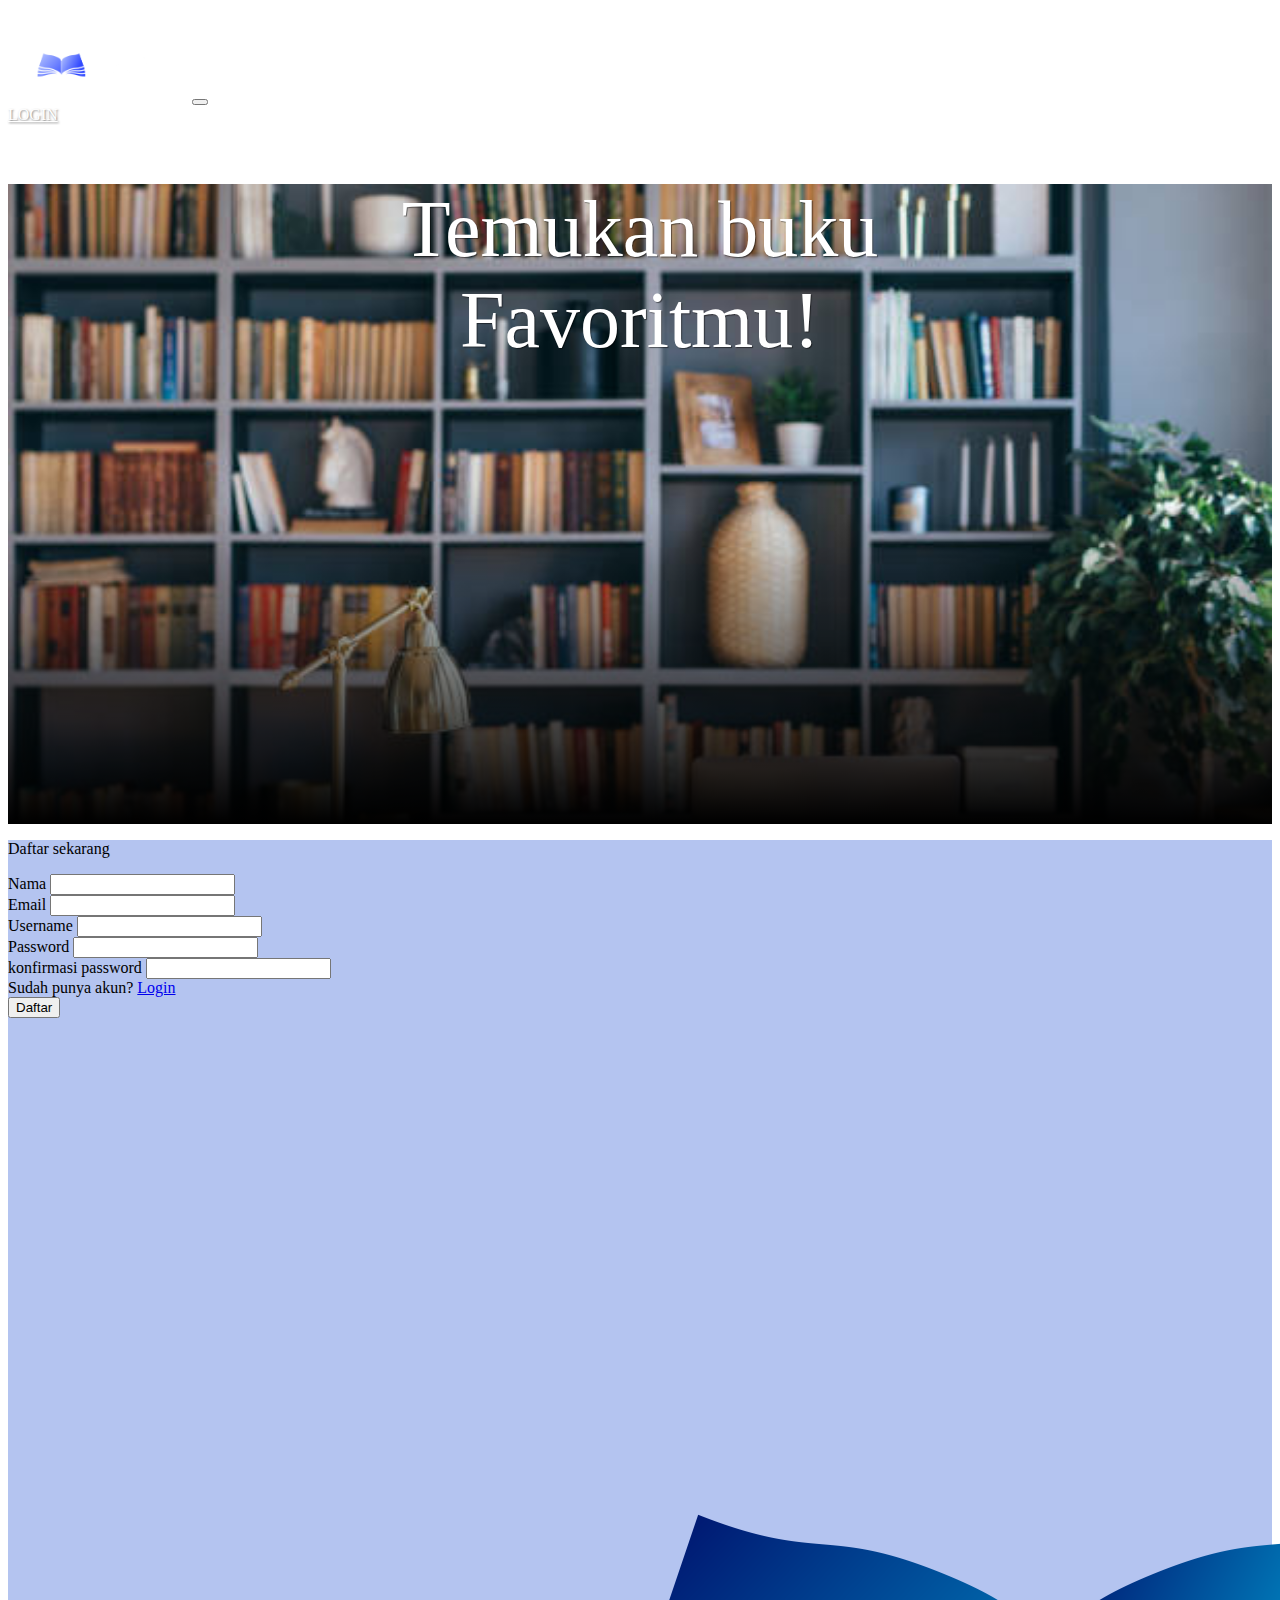
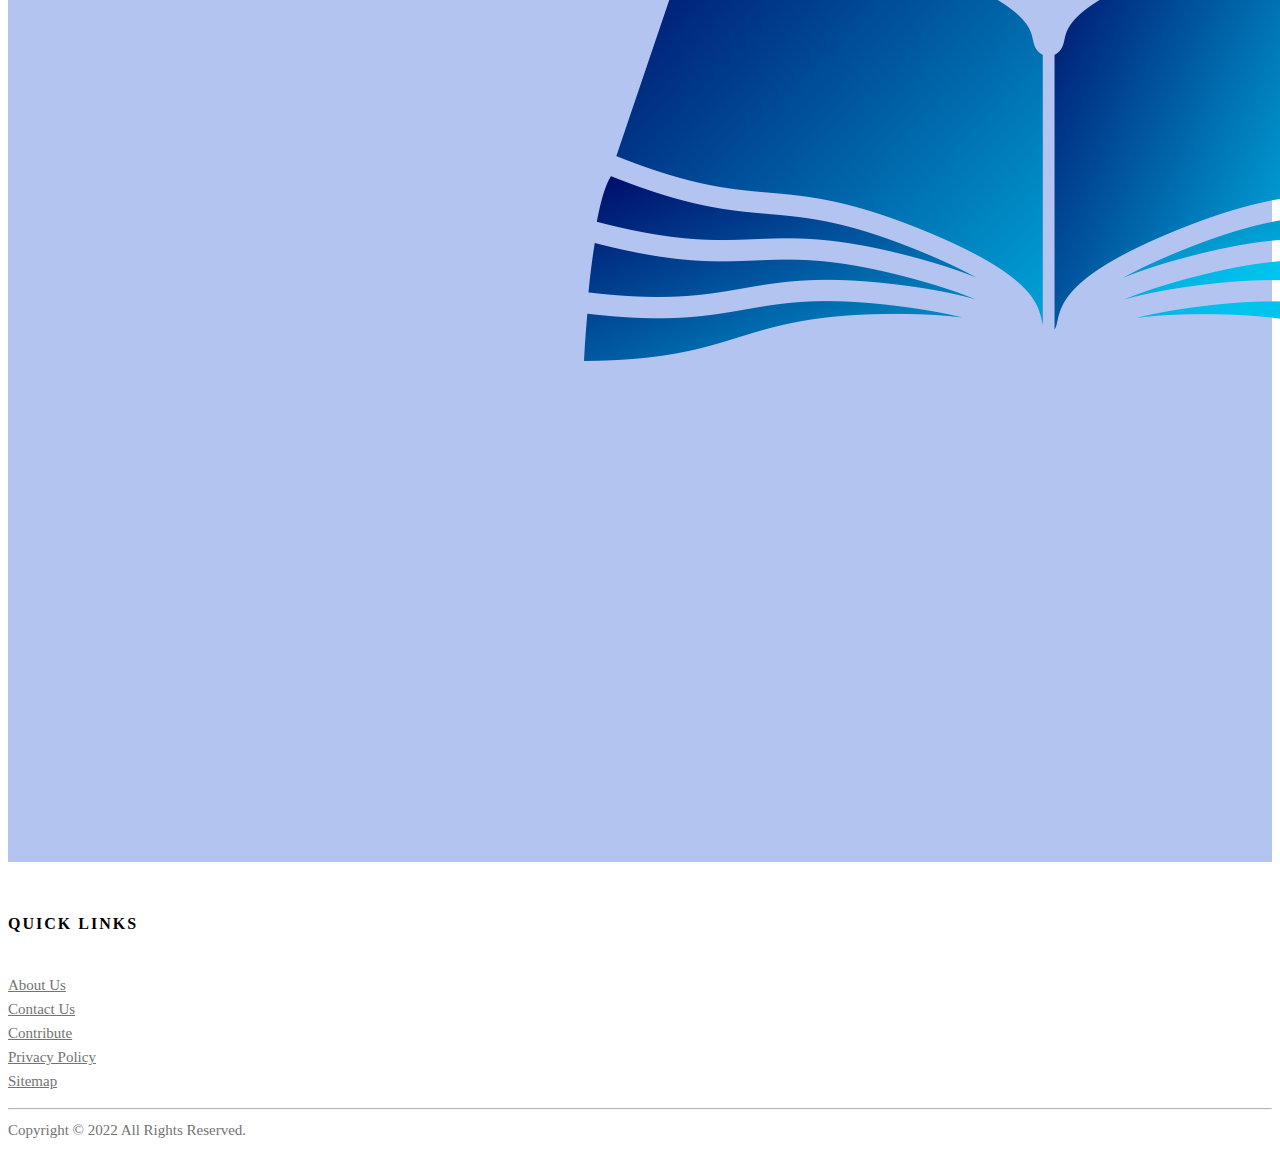
<file: index.html>
<!DOCTYPE html>
<html lang="en">
<head>
    <meta charset="UTF-8">
    <meta http-equiv="X-UA-Compatible" content="IE=edge">
    <meta name="viewport" content="width=device-width, initial-scale=1.0">
    <link rel="stylesheet" href="style.css">
    <link rel="stylesheet" href="https://stackpath.bootstrapcdn.com/bootstrap/4.1.3/css/bootstrap.min.css" integrity="sha384-MCw98/SFnGE8fJT3GXwEOngsV7Zt27NXFoaoApmYm81iuXoPkFOJwJ8ERdknLPMO" crossorigin="anonymous">
    <link href="https://cdn.jsdelivr.net/npm/bootstrap@5.2.1/dist/css/bootstrap.min.css" rel="stylesheet" integrity="sha384-iYQeCzEYFbKjA/T2uDLTpkwGzCiq6soy8tYaI1GyVh/UjpbCx/TYkiZhlZB6+fzT" crossorigin="anonymous">
    <script src="https://cdn.jsdelivr.net/npm/bootstrap@5.2.1/dist/js/bootstrap.bundle.min.js" integrity="sha384-u1OknCvxWvY5kfmNBILK2hRnQC3Pr17a+RTT6rIHI7NnikvbZlHgTPOOmMi466C8" crossorigin="anonymous"></script> 
    <title>Baca.in</title>
</head>
<body>
    <nav class="navbar navbar-expand-lg navbar-light">
        <div class="container">
          <img src="cover3.png" alt="logo" width="180" height="auto">
          <button class="navbar-toggler" type="button" data-toggle="collapse" data-target="#navbarNavAltMarkup" aria-controls="navbarNavAltMarkup" aria-expanded="false" aria-label="Toggle navigation">
            <span class="navbar-toggler-icon"></span>
          </button>
          <div class="collapse navbar-collapse" id="navbarNavAltMarkup">
            <div class="navbar-nav ml-auto">
              <a class="nav-item nav-link btn btn-primary text-white tombol" href="login.html">Login</a>
            </div>
          </div>
        </div>
      </nav>
      <div class="jumbotron jumbotron-fluid">
        <div class="container">
          <h1 class="display-4">Temukan buku <br>Favoritmu!</h1>
        </div>
      </div>

      <section  style="background-color: rgb(245, 247, 216);">
        <div class="container h-100">
          <div class="row d-flex justify-content-center align-items-center h-100">
            <div class="col-lg-12 col-xl-11">
              <div class="card text-black" style="border-radius: 25px;">
                <div class="card-body p-md-5" style="background-color:rgb(180, 196, 240) ;">
                  <div class="row justify-content-center">
                    <div class="col-md-10 col-lg-6 col-xl-5 order-2 order-lg-1">
      
                      <p class="text-center h1 fw-bold mb-5 mx-1 mx-md-4 mt-4">Daftar sekarang</p>
      
                      <form class="mx-1 mx-md-4">
      
                        <div class="d-flex flex-row align-items-center mb-4">
                          <i class="fas fa-user fa-lg me-3 fa-fw"></i>
                          <div class="form-outline flex-fill mb-0">
                            <label class="form-label required" for="nama">Nama</label>
                            <input type="text" id="nama" class="form-control" />
                          </div>
                        </div>
      
                        <div class="d-flex flex-row align-items-center mb-4">
                          <i class="fas fa-envelope fa-lg me-3 fa-fw"></i>
                          <div class="form-outline flex-fill mb-0">
                            <label class="form-label required" for="email">Email</label>
                            <input type="email" id="email" class="form-control" />
                          </div>
                        </div>

                        <div class="d-flex flex-row align-items-center mb-4">
                          <i class="fas fa-user fa-lg me-3 fa-fw"></i>
                          <div class="form-outline flex-fill mb-0">
                            <label class="form-label required" for="uname">Username</label>
                            <input type="text" id="uname" class="form-control" />
                          </div>
                        </div>
      
                        <div class="d-flex flex-row align-items-center mb-4">
                          <i class="fas fa-lock fa-lg me-3 fa-fw"></i>
                          <div class="form-outline flex-fill mb-0">
                            <label class="form-label required" for="pwd">Password</label>
                            <input type="password" id="pwd" class="form-control" />
                          </div>
                        </div>
      
                        <div class="d-flex flex-row align-items-center mb-4">
                          <i class="fas fa-key fa-lg me-3 fa-fw"></i>
                          <div class="form-outline flex-fill mb-0">
                            <label class="form-label required" for="pwd2">konfirmasi password</label>
                            <input type="password" id="pwd2" class="form-control" />
                          </div>
                        </div>
      
                        <div class="form-check d-flex justify-content-center mb-5">
                          <!-- <input class="form-check-input me-2" type="checkbox" value="" id="form2Example3c" /> -->
                          <label class="form-check-label" for="form2Example3">
                            Sudah punya akun? <a href="login.html">Login</a>
                          </label>
                        </div>
      
                        <div class="d-flex justify-content-center mx-4 mb-3 mb-lg-4">
                          <a href="home.html">
                            <button type="button" class="btn btn-primary btn-lg">Daftar</button>
                          </a>
                        </div>
      
                      </form>
      
                    </div>
                    <div class="col-md-10 col-lg-6 col-xl-7 d-flex align-items-center order-1 order-lg-2">
      
                      <img src="cover.png"
                        class="img-fluid" alt="Sample image">
      
                    </div>
                  </div>
                </div>
              </div>
            </div>
          </div>
        </div>
      </section>
      
      <footer class="site-footer">
        <div class="container">
          <div class="row">
            
            <div class="col-xs-6 col-md-3">
              <h6>Quick Links</h6>
              <ul class="footer-links">
                <li><a href="#">About Us</a></li>
                <li><a href="#">Contact Us</a></li>
                <li><a href="#">Contribute</a></li>
                <li><a href="#">Privacy Policy</a></li>
                <li><a href="#">Sitemap</a></li>
              </ul>
            </div>
          </div>
          <hr>
        </div>
        <div class="container">
          <div class="row">
            <div class="col-md-8 col-sm-6 col-xs-12">
              <p class="copyright-text">Copyright &copy; 2022 All Rights Reserved.
              </p>
            </div>
  
          </div>
        </div>
  </footer>
</body>
</html>
</file>
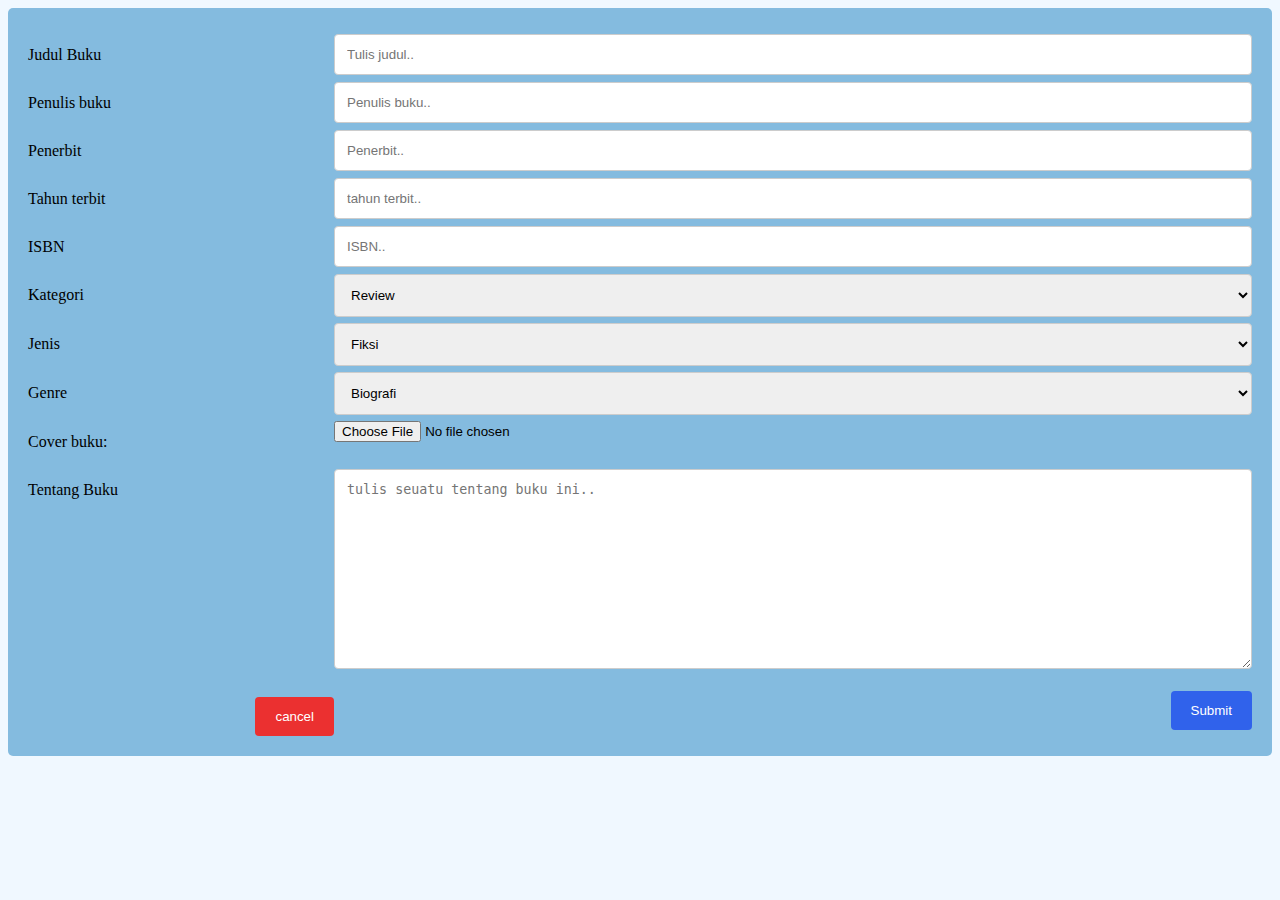
<file: add.html>
<!DOCTYPE html>
<html lang="en">
<head>
    <meta charset="UTF-8">
    <meta http-equiv="X-UA-Compatible" content="IE=edge">
    <meta name="viewport" content="width=device-width, initial-scale=1.0">
    <title>Add</title>

    <style>
        * {
          box-sizing: border-box;
        }
        
        input[type=text], select, textarea {
          width: 100%;
          padding: 12px;
          border: 1px solid #ccc;
          border-radius: 4px;
          resize: vertical;
        }
        
        label {
          padding: 12px 12px 12px 0;
          display: inline-block;
        }
        
        input[type=submit] {
          background-color: #3062eb;
          color: white;
          padding: 12px 20px;
          border: none;
          border-radius: 4px;
          cursor: pointer;
          float: right;
        }
        
        input[type=submit]:hover {
            background-color: #3062eb;
        }

        button {
            background-color: #eb3030;
            color: white;
            padding: 12px 20px;
            border: none;
            border-radius: 4px;
            cursor: pointer;
            float: right;
          }
        
        .container {
          border-radius: 5px;
          background-color: #84bbdf;
          padding: 20px;
        }
        
        .col-25 {
          float: left;
          width: 25%;
          margin-top: 6px;
        }
        
        .col-75 {
          float: left;
          width: 75%;
          margin-top: 6px;
        }
        
        /* Clear floats after the columns */
        .row:after {
          content: "";
          display: table;
          clear: both;
        }
        
        /* Responsive layout - when the screen is less than 600px wide, make the two columns stack on top of each other instead of next to each other */
        @media screen and (max-width: 600px) {
          .col-25, .col-75, input[type=submit] {
            width: 100%;
            margin-top: 0;
          }
        }
        </style>

</head>
<body style="background-color:aliceblue ;">
    <div class="container">
        <form action="home.html">
        <div class="row">
          <div class="col-25">
            <label for="judul">Judul Buku</label>
          </div>
          <div class="col-75">
            <input type="text" id="judul" name="judulbuku" placeholder="Tulis judul..">
          </div>
        </div>
        <div class="row">
          <div class="col-25">
            <label for="penulis">Penulis buku</label>
          </div>
          <div class="col-75">
            <input type="text" id="penulis" name="penulisbuku" placeholder="Penulis buku..">
          </div>
        </div>
        <div class="row">
            <div class="col-25">
              <label for="penerbit">Penerbit</label>
            </div>
            <div class="col-75">
              <input type="text" id="penerbit" name="penerbit" placeholder="Penerbit..">
            </div>
          </div>
          <div class="row">
            <div class="col-25">
              <label for="tahun">Tahun terbit</label>
            </div>
            <div class="col-75">
              <input type="text" id="tahun" name="tahunterbit" placeholder="tahun terbit..">
            </div>
          </div>
        <div class="row">
            <div class="col-25">
              <label for="isbn">ISBN</label>
            </div>
            <div class="col-75">
              <input type="text" id="isbn" name="noisbn" placeholder="ISBN..">
            </div>
          </div>
        <div class="row">
          <div class="col-25">
            <label for="kategori">Kategori</label>
          </div>
          <div class="col-75">
            <select id="kategori" name="kategoribuku">
              <option value="review">Review</option>
              <option value="rangkuman">Rangkuman</option>
            </select>
          </div>
        </div>
        <div class="row">
            <div class="col-25">
              <label for="jenis">Jenis</label>
            </div>
            <div class="col-75">
              <select id="jenis" name="jenisbuku">
                <option value="fiksi">Fiksi</option>
                <option value="nonfiksi">Nonfiksi</option>
              </select>
            </div>
        </div>
            <div class="row">
                <div class="col-25">
                  <label for="genre">Genre</label>
                </div>
                <div class="col-75">
                  <select id="genre" name="genrebuku">
                    <option >Biografi</option>
                    <option >Sejarah</option>
                    <option >Motivasi</option>
                    <option >Tips</option>
                    <option >Drama</option>
                    <option >Fantasi</option>
                    <option >Sci-fi</option>
                    <option >Lain-lain</option>
                  </select>
                </div>
            </div>
            <div class="row">
                <div class="col-25">
                    <label for="img">Cover buku:</label>
                </div>
                <div class="col-75">
                    <input type="file" id="img" name="img" accept="image/*">
                </div>
            </div>

        <div class="row">
          <div class="col-25">
            <label for="tentang">Tentang Buku</label>
          </div>
          <div class="col-75">
            <textarea id="tentang" name="tentang" placeholder="tulis seuatu tentang buku ini.." style="height:200px"></textarea>
          </div>
        </div>
        <br>
        <div class="row">
            <div class="col-25">
                <a href="home.html"><button>cancel</button></a>
              </div>
          <input type="submit" value="Submit">
        </div>
        </form>
      </div>
</body>
</html>
</file>
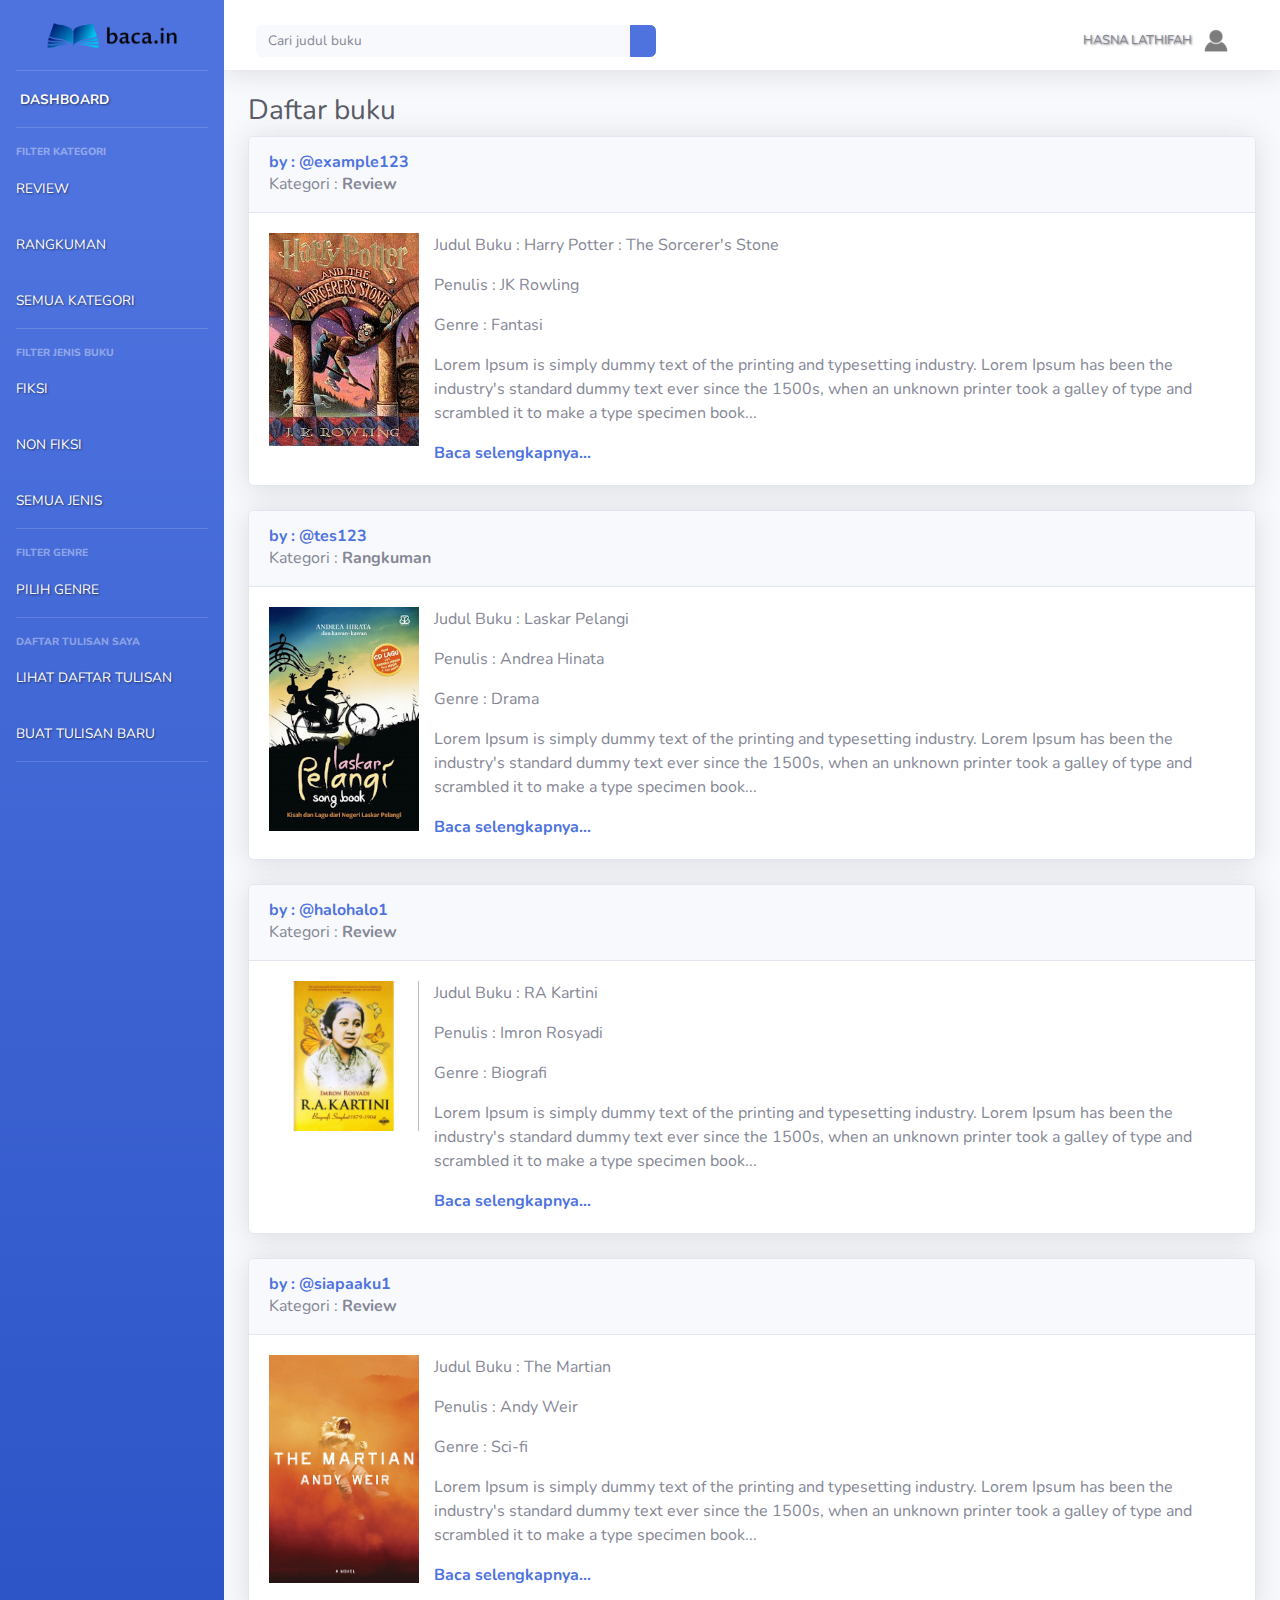
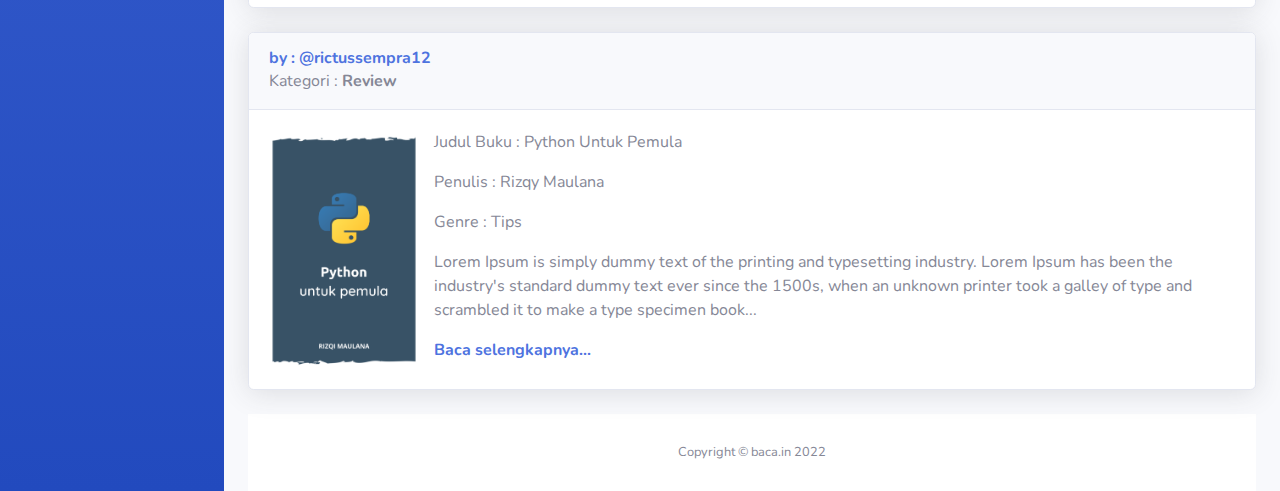
<file: home.html>
<!DOCTYPE html>
<html lang="en">
<head>
    <meta charset="UTF-8">
    <meta http-equiv="X-UA-Compatible" content="IE=edge">
    <meta name="viewport" content="width=device-width, initial-scale=1.0">
    <link href="https://cdn.jsdelivr.net/npm/bootstrap@5.2.1/dist/css/bootstrap.min.css" rel="stylesheet" integrity="sha384-iYQeCzEYFbKjA/T2uDLTpkwGzCiq6soy8tYaI1GyVh/UjpbCx/TYkiZhlZB6+fzT" crossorigin="anonymous">
    <script src="https://cdn.jsdelivr.net/npm/bootstrap@5.2.1/dist/js/bootstrap.bundle.min.js" integrity="sha384-u1OknCvxWvY5kfmNBILK2hRnQC3Pr17a+RTT6rIHI7NnikvbZlHgTPOOmMi466C8" crossorigin="anonymous"></script> 

    <link href="css/sb-admin-2.min.css" rel="stylesheet">
        <link href="https://fonts.googleapis.com/css?family=Nunito:200,200i,300,300i,400,400i,600,600i,700,700i,800,800i,900,900i"
            rel="stylesheet">
    <link rel="stylesheet" href="style.css">

    <title>Dashboard</title>
</head>
<body id="page-top">
    <div id="wrapper">
        <!-- Sidebar -->
        <ul class="navbar-nav bg-gradient-primary sidebar sidebar-dark accordion" id="accordionSidebar">

            <!-- Sidebar - Brand -->
            <a class="sidebar-brand d-flex align-items-center justify-content-center" href="home.html">
                <img src="cover.png" class="img-fluid" alt="Sample image">
            </a>

            <!-- Divider -->
            <hr class="sidebar-divider my-0">

            <!-- Nav Item - Dashboard -->
            <li class="nav-item active">
                <a class="nav-link" href="home.html">
                    <i class="fas fa-fw fa-tachometer-alt"></i>
                    <span>Dashboard</span></a>
            </li>

            <!-- Divider -->
            <hr class="sidebar-divider">

            <!-- Heading -->
            <div class="sidebar-heading">
                Filter Kategori
            </div>
            
            <li class="nav-item">
                <a class="nav-link collapsed" href="home.html" >
                    <span>Review</span>
                </a>
            </li>
            <li class="nav-item">
                <a class="nav-link collapsed" href="home.html">
                    <span>Rangkuman</span>
                </a>
            </li>
            <li class="nav-item">
                <a class="nav-link collapsed" href="home.html">
                    <span>Semua kategori</span>
                </a>
            </li>

            <!-- Divider -->
            <hr class="sidebar-divider">

            <!-- Heading -->
            <div class="sidebar-heading">
                Filter Jenis Buku
            </div>

            <li class="nav-item">
                <a class="nav-link collapsed" href="home.html">
                    <span>Fiksi</span>
                </a>
            </li>
            <li class="nav-item">
                <a class="nav-link" href="home.html">
                    <span>Non Fiksi</span></a>
            </li>
            <li class="nav-item">
                <a class="nav-link collapsed" href="home.html">
                    <span>Semua jenis</span>
                </a>
            </li>

             <!-- Divider -->
             <hr class="sidebar-divider d-none d-md-block">

            <!-- Heading -->
            <div class="sidebar-heading">
                Filter Genre
            </div>

            <li class="nav-item">
                <a class="nav-link collapsed" href="#" data-toggle="collapse" data-target="#collapseUtilities">
                    <span>Pilih genre</span>
                </a>
                <div id="collapseUtilities" class="collapse" aria-labelledby="headingUtilities"
                    data-parent="#accordionSidebar">
                    <div class="bg-white py-2 collapse-inner rounded">
                        <h6 class="collapse-header">Pilih genre:</h6>
                        <a class="collapse-item" href="home.html">Semua genre</a>
                        <a class="collapse-item" href="home.html">Biografi</a>
                        <a class="collapse-item" href="home.html">Sejarah</a>
                        <a class="collapse-item" href="home.html">Motivasi</a>
                        <a class="collapse-item" href="home.html">Tips</a>
                        <a class="collapse-item" href="home.html">Drama</a>
                        <a class="collapse-item" href="home.html">Fantasi</a>
                        <a class="collapse-item" href="home.html">Sci-fi</a>
                        <a class="collapse-item" href="home.html">Lain-lain</a>
                    </div>
                </div>
            </li>


            <!-- Divider -->
            <hr class="sidebar-divider d-none d-md-block">

            <!-- Heading -->
            <div class="sidebar-heading">
                Daftar tulisan Saya
            </div>

            <li class="nav-item">
                <a class="nav-link" href="list.html">
                    <span>Lihat daftar tulisan</span></a>
                <a class="nav-link" href="add.html">
                    <span>Buat tulisan Baru</span></a>
            </li>

            <!-- Divider -->
            <hr class="sidebar-divider d-none d-md-block">

        </ul>

        <div id="content-wrapper" class="d-flex flex-column">
            <div id="content">
                <!-- Topbar -->
                <nav class="navbar navbar-expand navbar-light bg-white topbar mb-4 static-top shadow">

                    <!-- Sidebar Toggle (Topbar) -->
                    <button id="sidebarToggleTop" class="btn btn-link d-md-none rounded-circle mr-3">
                        <i class="fa fa-bars"></i>
                    </button>

                    <!-- Topbar Search -->
                    <form
                        class="d-none d-sm-inline-block form-inline mr-auto ml-md-3 my-2 my-md-0 mw-100 navbar-search">
                        <div class="input-group">
                            <input type="text" class="form-control bg-light border-0 small" placeholder="Cari judul buku"
                                aria-label="Search" aria-describedby="basic-addon2">
                            <div class="input-group-append">
                                <button class="btn btn-primary" type="button">
                                    <i class="fas fa-search fa-sm"></i>
                                </button>
                            </div>
                        </div>
                    </form>

                    <!-- Topbar Navbar -->
                    <ul class="navbar-nav ml-auto">

                        <!-- Nav Item - Search Dropdown (Visible Only XS) -->
                        <li class="nav-item dropdown no-arrow d-sm-none">
                            <a class="nav-link dropdown-toggle" href="#" id="searchDropdown" role="button"
                                data-toggle="dropdown" aria-haspopup="true" aria-expanded="false">
                                <i class="fas fa-search fa-fw"></i>
                            </a>
                            <!-- Dropdown - Messages -->
                            <div class="dropdown-menu dropdown-menu-right p-3 shadow animated--grow-in"
                                aria-labelledby="searchDropdown">
                                <form class="form-inline mr-auto w-100 navbar-search">
                                    <div class="input-group">
                                        <input type="text" class="form-control bg-light border-0 small"
                                            placeholder="Cari judul buku" aria-label="Search"
                                            aria-describedby="basic-addon2">
                                        <div class="input-group-append">
                                            <button class="btn btn-primary" type="button">
                                                <i class="fas fa-search fa-sm"></i>
                                            </button>
                                        </div>
                                    </div>
                                </form>
                            </div>
                        </li>

                        

                        <!-- Nav Item - User Information -->
                        <li class="nav-item dropdown no-arrow">
                            <a class="nav-link dropdown-toggle" href="#" id="userDropdown" role="button"
                                data-toggle="dropdown" aria-haspopup="true" aria-expanded="false">
                                <span class="mr-2 d-none d-lg-inline text-gray-600 small">Hasna Lathifah</span>
                                <img class="img-profile rounded-circle"
                                    src="account.png">
                            </a>
                            <!-- Dropdown - User Information -->
                            <div class="dropdown-menu dropdown-menu-right shadow animated--grow-in"
                                aria-labelledby="userDropdown">
                                <div class="col-md-2">
                                    <strong>@hasna03</strong>
                                </div>
                                <div class="dropdown-divider"></div>
                                <a class="dropdown-item" href="#">
                                    Edit Profil
                                </a>
                                <a class="dropdown-item" href="#">
                                    Pengaturan
                                </a>
                                <div class="dropdown-divider"></div>
                                <a class="dropdown-item" href="index.html">
                                    Logout
                                </a>
                            </div>
                        </li>

                    </ul>

                </nav>
                <!-- End of Topbar -->

                <!-- Begin Page Content -->
                <div class="container-fluid">

                    <!-- Page Heading -->
                    <h1 class="h3 mb-2 text-gray-800">Daftar buku</h1>

                    <div class="card shadow mb-4">
                        <div class="card-header py-3">
                            <h6 class="m-0 font-weight-bold text-primary">by : @example123</h6>
                            Kategori : <strong>Review</strong>
                        </div>
                        <div class="card-body">
                            <div class="row">
                                <div class="col-md-2"><img src="buku1.jpg" width="150" alt="buku1"></div>
                                <div class="col-md-10">
                                    <p>Judul Buku : Harry Potter : The Sorcerer's Stone</p>
                                    <p>Penulis : JK Rowling</p>
                                    <p>Genre : Fantasi</p>
                                    <p>Lorem Ipsum is simply dummy text of the printing and typesetting industry. Lorem Ipsum has been the industry's standard dummy text ever since the 1500s, when an unknown printer took a galley of type and scrambled it to make a type specimen book...</p>
                                    <a href="#"><strong>Baca selengkapnya...</strong></a>
                                </div>
                            </div>
                        </div>
                    </div>

                    <div class="card shadow mb-4">
                        <div class="card-header py-3">
                            <h6 class="m-0 font-weight-bold text-primary">by : @tes123</h6>
                            Kategori : <strong>Rangkuman</strong>
                        </div>
                        <div class="card-body">
                            <div class="row">
                                <div class="col-md-2"><img src="buku2.jpg" width="150" alt="buku1"></div>
                                <div class="col-md-10">
                                    <p>Judul Buku : Laskar Pelangi</p>
                                    <p>Penulis : Andrea Hinata</p>
                                    <p>Genre : Drama</p>
                                    <p>Lorem Ipsum is simply dummy text of the printing and typesetting industry. Lorem Ipsum has been the industry's standard dummy text ever since the 1500s, when an unknown printer took a galley of type and scrambled it to make a type specimen book...</p>
                                    <a href="#"><strong>Baca selengkapnya...</strong></a>
                                </div>
                            </div>
                        </div>
                    </div>

                    <div class="card shadow mb-4">
                        <div class="card-header py-3">
                            <h6 class="m-0 font-weight-bold text-primary">by : @halohalo1</h6>
                            Kategori : <strong>Review</strong>
                        </div>
                        <div class="card-body">
                            <div class="row">
                                <div class="col-md-2"><img src="buku3.jpg" width="150" alt="buku1"></div>
                                <div class="col-md-10">
                                    <p>Judul Buku : RA Kartini</p>
                                    <p>Penulis : Imron Rosyadi</p>
                                    <p>Genre : Biografi</p>
                                    <p>Lorem Ipsum is simply dummy text of the printing and typesetting industry. Lorem Ipsum has been the industry's standard dummy text ever since the 1500s, when an unknown printer took a galley of type and scrambled it to make a type specimen book...</p>
                                    <a href="#"><strong>Baca selengkapnya...</strong></a>
                                </div>
                            </div>
                        </div>
                    </div>

                    <div class="card shadow mb-4">
                        <div class="card-header py-3">
                            <h6 class="m-0 font-weight-bold text-primary">by : @siapaaku1</h6>
                            Kategori : <strong>Review</strong>
                        </div>
                        <div class="card-body">
                            <div class="row">
                                <div class="col-md-2"><img src="buku4.jpg" width="150" alt="buku1"></div>
                                <div class="col-md-10">
                                    <p>Judul Buku : The Martian</p>
                                    <p>Penulis : Andy Weir</p>
                                    <p>Genre : Sci-fi</p>
                                    <p>Lorem Ipsum is simply dummy text of the printing and typesetting industry. Lorem Ipsum has been the industry's standard dummy text ever since the 1500s, when an unknown printer took a galley of type and scrambled it to make a type specimen book...</p>
                                    <a href="#"><strong>Baca selengkapnya...</strong></a>
                                </div>
                            </div>
                        </div>
                    </div>

                    <div class="card shadow mb-4">
                        <div class="card-header py-3">
                            <h6 class="m-0 font-weight-bold text-primary">by : @rictussempra12</h6>
                            Kategori : <strong>Review</strong>
                        </div>
                        <div class="card-body">
                            <div class="row">
                                <div class="col-md-2"><img src="buku5.png" width="150" alt="buku1"></div>
                                <div class="col-md-10">
                                    <p>Judul Buku : Python Untuk Pemula</p>
                                    <p>Penulis : Rizqy Maulana</p>
                                    <p>Genre : Tips</p>
                                    <p>Lorem Ipsum is simply dummy text of the printing and typesetting industry. Lorem Ipsum has been the industry's standard dummy text ever since the 1500s, when an unknown printer took a galley of type and scrambled it to make a type specimen book...</p>
                                    <a href="#"><strong>Baca selengkapnya...</strong></a>
                                </div>
                            </div>
                        </div>
                    </div>

                    <!-- Footer -->
            <footer class="sticky-footer bg-white">
                <div class="container my-auto">
                    <div class="copyright text-center my-auto">
                        <span>Copyright &copy; baca.in 2022</span>
                    </div>
                </div>
            </footer>
            <!-- End of Footer -->
                </div>
            </div>
        </div>
    </div>
        <!-- Bootstrap core JavaScript-->
        <script src="js/jquery.min.js"></script>
        <script src="js/bootstrap.bundle.min.js"></script>
</body>
</html>
</file>
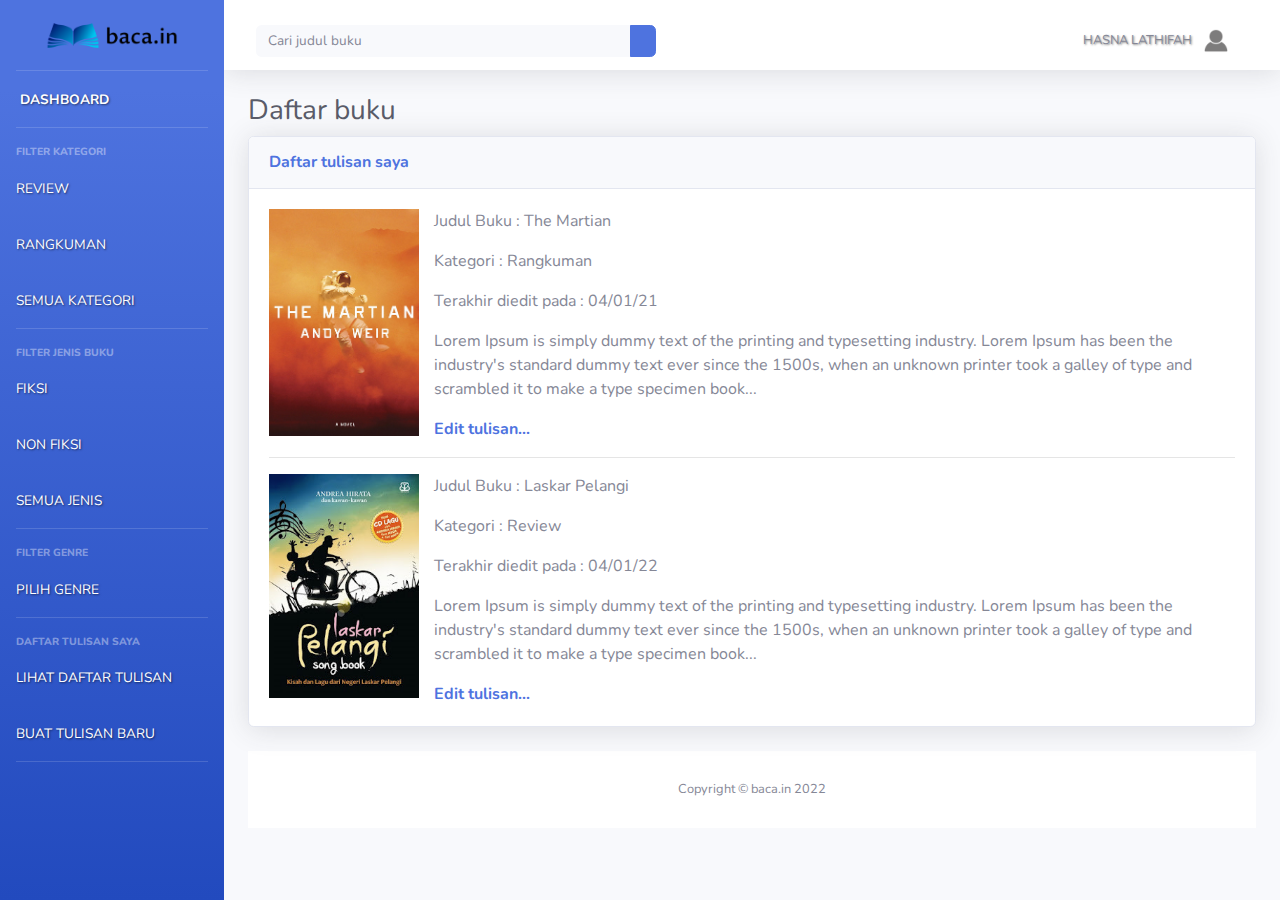
<file: list.html>
<!DOCTYPE html>
<html lang="en">
<head>
    <meta charset="UTF-8">
    <meta http-equiv="X-UA-Compatible" content="IE=edge">
    <meta name="viewport" content="width=device-width, initial-scale=1.0">
    <link href="https://cdn.jsdelivr.net/npm/bootstrap@5.2.1/dist/css/bootstrap.min.css" rel="stylesheet" integrity="sha384-iYQeCzEYFbKjA/T2uDLTpkwGzCiq6soy8tYaI1GyVh/UjpbCx/TYkiZhlZB6+fzT" crossorigin="anonymous">
    <script src="https://cdn.jsdelivr.net/npm/bootstrap@5.2.1/dist/js/bootstrap.bundle.min.js" integrity="sha384-u1OknCvxWvY5kfmNBILK2hRnQC3Pr17a+RTT6rIHI7NnikvbZlHgTPOOmMi466C8" crossorigin="anonymous"></script> 

    <link href="css/sb-admin-2.min.css" rel="stylesheet">
        <link href="https://fonts.googleapis.com/css?family=Nunito:200,200i,300,300i,400,400i,600,600i,700,700i,800,800i,900,900i"
            rel="stylesheet">
    <link rel="stylesheet" href="style.css">

    <title>Dashboard</title>
</head>
<body id="page-top">
    <div id="wrapper">
        <!-- Sidebar -->
        <ul class="navbar-nav bg-gradient-primary sidebar sidebar-dark accordion" id="accordionSidebar">

            <!-- Sidebar - Brand -->
            <a class="sidebar-brand d-flex align-items-center justify-content-center" href="home.html">
                <img src="cover.png" class="img-fluid" alt="Sample image">
            </a>

            <!-- Divider -->
            <hr class="sidebar-divider my-0">

            <!-- Nav Item - Dashboard -->
            <li class="nav-item active">
                <a class="nav-link" href="home.html">
                    <i class="fas fa-fw fa-tachometer-alt"></i>
                    <span>Dashboard</span></a>
            </li>

            <!-- Divider -->
            <hr class="sidebar-divider">

            <!-- Heading -->
            <div class="sidebar-heading">
                Filter Kategori
            </div>
            
            <li class="nav-item">
                <a class="nav-link collapsed" href="home.html" >
                    <span>Review</span>
                </a>
            </li>
            <li class="nav-item">
                <a class="nav-link collapsed" href="home.html">
                    <span>Rangkuman</span>
                </a>
            </li>
            <li class="nav-item">
                <a class="nav-link collapsed" href="home.html">
                    <span>Semua kategori</span>
                </a>
            </li>

            <!-- Divider -->
            <hr class="sidebar-divider">

            <!-- Heading -->
            <div class="sidebar-heading">
                Filter Jenis Buku
            </div>

            <li class="nav-item">
                <a class="nav-link collapsed" href="home.html">
                    <span>Fiksi</span>
                </a>
            </li>
            <li class="nav-item">
                <a class="nav-link" href="home.html">
                    <span>Non Fiksi</span></a>
            </li>
            <li class="nav-item">
                <a class="nav-link collapsed" href="home.html">
                    <span>Semua jenis</span>
                </a>
            </li>

             <!-- Divider -->
             <hr class="sidebar-divider d-none d-md-block">

            <!-- Heading -->
            <div class="sidebar-heading">
                Filter Genre
            </div>

            <li class="nav-item">
                <a class="nav-link collapsed" href="#" data-toggle="collapse" data-target="#collapseUtilities">
                    <span>Pilih genre</span>
                </a>
                <div id="collapseUtilities" class="collapse" aria-labelledby="headingUtilities"
                    data-parent="#accordionSidebar">
                    <div class="bg-white py-2 collapse-inner rounded">
                        <h6 class="collapse-header">Pilih genre:</h6>
                        <a class="collapse-item" href="home.html">Semua genre</a>
                        <a class="collapse-item" href="home.html">Biografi</a>
                        <a class="collapse-item" href="home.html">Sejarah</a>
                        <a class="collapse-item" href="home.html">Motivasi</a>
                        <a class="collapse-item" href="home.html">Tips</a>
                        <a class="collapse-item" href="home.html">Drama</a>
                        <a class="collapse-item" href="home.html">Fantasi</a>
                        <a class="collapse-item" href="home.html">Sci-fi</a>
                        <a class="collapse-item" href="home.html">Lain-lain</a>
                    </div>
                </div>
            </li>


            <!-- Divider -->
            <hr class="sidebar-divider d-none d-md-block">

            <!-- Heading -->
            <div class="sidebar-heading">
                Daftar tulisan Saya
            </div>

            <li class="nav-item">
                <a class="nav-link" href="list.html">
                    <span>Lihat daftar tulisan</span></a>
                <a class="nav-link" href="add.html">
                    <span>Buat tulisan Baru</span></a>
            </li>

            <!-- Divider -->
            <hr class="sidebar-divider d-none d-md-block">

        </ul>

        <div id="content-wrapper" class="d-flex flex-column">
            <div id="content">
                <!-- Topbar -->
                <nav class="navbar navbar-expand navbar-light bg-white topbar mb-4 static-top shadow">

                    <!-- Sidebar Toggle (Topbar) -->
                    <button id="sidebarToggleTop" class="btn btn-link d-md-none rounded-circle mr-3">
                        <i class="fa fa-bars"></i>
                    </button>

                    <!-- Topbar Search -->
                    <form
                        class="d-none d-sm-inline-block form-inline mr-auto ml-md-3 my-2 my-md-0 mw-100 navbar-search">
                        <div class="input-group">
                            <input type="text" class="form-control bg-light border-0 small" placeholder="Cari judul buku"
                                aria-label="Search" aria-describedby="basic-addon2">
                            <div class="input-group-append">
                                <button class="btn btn-primary" type="button">
                                    <i class="fas fa-search fa-sm"></i>
                                </button>
                            </div>
                        </div>
                    </form>

                    <!-- Topbar Navbar -->
                    <ul class="navbar-nav ml-auto">

                        <!-- Nav Item - Search Dropdown (Visible Only XS) -->
                        <li class="nav-item dropdown no-arrow d-sm-none">
                            <a class="nav-link dropdown-toggle" href="#" id="searchDropdown" role="button"
                                data-toggle="dropdown" aria-haspopup="true" aria-expanded="false">
                                <i class="fas fa-search fa-fw"></i>
                            </a>
                            <!-- Dropdown - Messages -->
                            <div class="dropdown-menu dropdown-menu-right p-3 shadow animated--grow-in"
                                aria-labelledby="searchDropdown">
                                <form class="form-inline mr-auto w-100 navbar-search">
                                    <div class="input-group">
                                        <input type="text" class="form-control bg-light border-0 small"
                                            placeholder="Cari judul buku" aria-label="Search"
                                            aria-describedby="basic-addon2">
                                        <div class="input-group-append">
                                            <button class="btn btn-primary" type="button">
                                                <i class="fas fa-search fa-sm"></i>
                                            </button>
                                        </div>
                                    </div>
                                </form>
                            </div>
                        </li>

                        

                        <!-- Nav Item - User Information -->
                        <li class="nav-item dropdown no-arrow">
                            <a class="nav-link dropdown-toggle" href="#" id="userDropdown" role="button"
                                data-toggle="dropdown" aria-haspopup="true" aria-expanded="false">
                                <span class="mr-2 d-none d-lg-inline text-gray-600 small">Hasna Lathifah</span>
                                <img class="img-profile rounded-circle"
                                    src="account.png">
                            </a>
                            <!-- Dropdown - User Information -->
                            <div class="dropdown-menu dropdown-menu-right shadow animated--grow-in"
                                aria-labelledby="userDropdown">
                                <div class="col-md-2">
                                    <strong>@hasna03</strong>
                                </div>
                                <div class="dropdown-divider"></div>
                                <a class="dropdown-item" href="#">
                                    Edit Profil
                                </a>
                                <a class="dropdown-item" href="#">
                                    Pengaturan
                                </a>
                                <div class="dropdown-divider"></div>
                                <a class="dropdown-item" href="index.html">
                                    Logout
                                </a>
                            </div>
                        </li>

                    </ul>

                </nav>
                <!-- End of Topbar -->

                <!-- Begin Page Content -->
                <div class="container-fluid">

                    <!-- Page Heading -->
                    <h1 class="h3 mb-2 text-gray-800">Daftar buku</h1>

                    <div class="card shadow mb-4">
                        <div class="card-header py-3">
                            <h6 class="m-0 font-weight-bold text-primary">Daftar tulisan saya</h6>
                        </div>
                        <div class="card-body">
                            <div class="row">
                                <div class="col-md-2"><img src="buku4.jpg" width="150" alt="buku4"></div>
                                <div class="col-md-10">
                                    <p>Judul Buku : The Martian</p>
                                    <p>Kategori : Rangkuman</p>
                                    <p>Terakhir diedit pada : 04/01/21</p>
                                    <p>Lorem Ipsum is simply dummy text of the printing and typesetting industry. Lorem Ipsum has been the industry's standard dummy text ever since the 1500s, when an unknown printer took a galley of type and scrambled it to make a type specimen book...</p>
                                    <a href="#"><strong>Edit tulisan...</strong></a>
                                </div>
                            </div>
                            <hr class="sidebar-divider d-none d-md-block">
                            <div class="row">
                                <div class="col-md-2"><img src="buku2.jpg" width="150" alt="buku2"></div>
                                <div class="col-md-10">
                                    <p>Judul Buku : Laskar Pelangi</p>
                                    <p>Kategori : Review</p>
                                    <p>Terakhir diedit pada : 04/01/22</p>
                                    <p>Lorem Ipsum is simply dummy text of the printing and typesetting industry. Lorem Ipsum has been the industry's standard dummy text ever since the 1500s, when an unknown printer took a galley of type and scrambled it to make a type specimen book...</p>
                                    <a href="#"><strong>Edit tulisan...</strong></a>
                                </div>
                            </div>
                        </div>
                    </div>

                    <!-- Footer -->
            <footer class="sticky-footer bg-white">
                <div class="container my-auto">
                    <div class="copyright text-center my-auto">
                        <span>Copyright &copy; baca.in 2022</span>
                    </div>
                </div>
            </footer>
            <!-- End of Footer -->
                </div>
            </div>
        </div>
    </div>
        <!-- Bootstrap core JavaScript-->
        <script src="js/jquery.min.js"></script>
        <script src="js/bootstrap.bundle.min.js"></script>
</body>
</html>
</file>
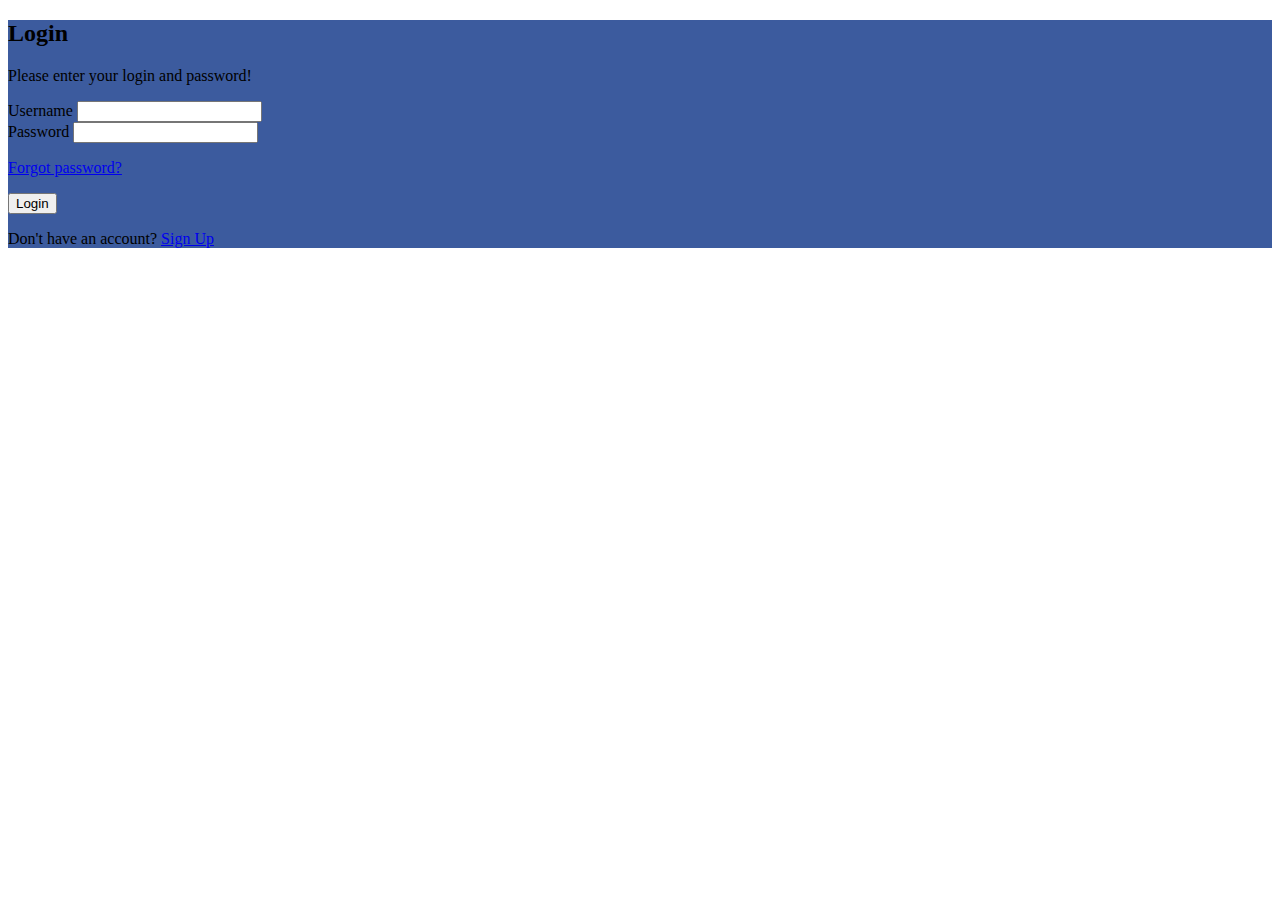
<file: login.html>
<!DOCTYPE html>
<html lang="en">
<head>
    <meta charset="UTF-8">
    <meta http-equiv="X-UA-Compatible" content="IE=edge">
    <meta name="viewport" content="width=device-width, initial-scale=1.0">
    <link rel="stylesheet" href="style.css">
    <link href="https://cdn.jsdelivr.net/npm/bootstrap@5.2.1/dist/css/bootstrap.min.css" rel="stylesheet" integrity="sha384-iYQeCzEYFbKjA/T2uDLTpkwGzCiq6soy8tYaI1GyVh/UjpbCx/TYkiZhlZB6+fzT" crossorigin="anonymous">
    <script src="https://cdn.jsdelivr.net/npm/bootstrap@5.2.1/dist/js/bootstrap.bundle.min.js" integrity="sha384-u1OknCvxWvY5kfmNBILK2hRnQC3Pr17a+RTT6rIHI7NnikvbZlHgTPOOmMi466C8" crossorigin="anonymous"></script> 

    <title>Login</title>
</head>
<body>
    <section class="gradient-custom">
        <div class="container py-5 h-100">
          <div class="row d-flex justify-content-center align-items-center h-100">
            <div class="col-12 col-md-8 col-lg-6 col-xl-5">
              <div class="card bg-dark text-white" style="border-radius: 1rem;">
                <div class="card-body p-5 text-center" style="background-color:rgb(60, 91, 158) ;">
      
                  <div class="mb-md-5 mt-md-4 pb-5">
      
                    <h2 class="fw-bold mb-2 text-uppercase">Login</h2>
                    <p class="text-white-50 mb-5">Please enter your login and password!</p>
      
                    <div class="form-outline form-white mb-4">
                      <label class="form-label" for="typeEmailX">Username</label>
                      <input type="email" id="typeEmailX" class="form-control form-control-lg" />
                    </div>
      
                    <div class="form-outline form-white mb-4">
                      <label class="form-label" for="typePasswordX">Password</label>
                      <input type="password" id="typePasswordX" class="form-control form-control-lg" />
                    </div>
      
                    <p class="small mb-5 pb-lg-2"><a class="text-white-50" href="#!">Forgot password?</a></p>
      
                    <a href="home.html">
                      <button class="btn btn-outline-light btn-lg px-5" type="submit">Login</button>
                    </a>
      
                    <div class="d-flex justify-content-center text-center mt-4 pt-1">
                      <a href="#!" class="text-white"><i class="fab fa-facebook-f fa-lg"></i></a>
                      <a href="#!" class="text-white"><i class="fab fa-twitter fa-lg mx-4 px-2"></i></a>
                      <a href="#!" class="text-white"><i class="fab fa-google fa-lg"></i></a>
                    </div>
      
                  </div>
      
                  <div>
                    <p class="mb-0">Don't have an account? <a href="index.html" class="text-white-50 fw-bold">Sign Up</a>
                    </p>
                  </div>
      
                </div>
              </div>
            </div>
          </div>
        </div>
      </section>
</body>
</html>
</file>
<file: style.css>
.navbar-brand {
    font: 32px Viga;
}


/* Jumbotron */

@keyframes myAnim {
	0% {
		background-position: 50% 100%;
	}

	100% {
		background-position: 50% 0%;
	}
}

.jumbotron {
    background: url(bg1.jpg);
    background-size: cover;
    height: 540px;
    position: relative;
    z-index: -1;
    opacity: 100%;
    animation: myAnim 5s ease 0s 1 normal forwards;
}


.jumbotron::after {
    content: '';
    display: block;
    position: absolute;
    width: 100%;
    height: 50%;
    background-image: linear-gradient(to top, rgba(0,0,0,1), rgba(0,0,0,0));
    bottom: 0;
}

.jumbotron .container {
    color: white;
    text-align: center;
    position: relative;
    z-index: 1;
}

.jumbotron .display-4 {
    font-weight: 200;
    font-size: 2.6em;
    margin-top: 100px;
    text-shadow: 1px 1px 1px rgba(0, 0, 0, 0.5);
    margin-bottom: 50px;
}

.jumbotron .display-4 span {
    font-weight: 500;
}





/* Workingspace */
.workingspace {
    margin-top: 120px;
    text-align: center;
}

.workingspace img {
    margin-bottom: 20px;
}

.workingspace h2 {
    font-size: 52px;
    text-transform: uppercase;
    font-weight: 200;
}

.workingspace h2 span {
    font-weight: 500;
}

.workingspace p {
    font-size: 18px;
    color: #ACACAC;
    font-weight: 200;
}


/* Testimonial */
.testimonial {
    margin-top: 130px;
}

.testimonial p {
    font-size: 1.4em;
    text-align: center;
    font-weight: 200;
    font-style: italic;
    margin-bottom: 30px;
}

.testimonial img {
    width: 80px;
    height: 80px;
    margin: 10px;
    border-radius: 50%;
    filter: grayscale(1);
}

.testimonial .img-main {
    width: 100px;
    height: 100px;
    margin-top: -5px;
    filter: grayscale(0);
}

.testimonial .info-text h5 {
    font-size: 16px;
    font-weight: bold;
}

.testimonial .info-text p {
    font-size: 12px;
    margin-top: -5px;
    color: #acacac;
    font-style: normal;
}



/* Utility */
.tombol {
    border-radius: 40px;
    text-transform: uppercase;
}

/* RESPONSIVE */
@media (min-width: 992px) {
    .navbar {
        padding-top: 20px;
    }
    
    .navbar-brand, .nav-link {
        color: white !important;
        text-shadow: 1px 1px 2px rgba(0, 0, 0, 0.5)
    }

    .nav-link {
        text-transform: uppercase;
        margin-right: 20px;
    }

    .nav-link:hover::after,
    .nav-link.active::after {
        content: '';
        display: block;
        border-bottom: 3px solid #0B63DC;
        margin: auto;
        margin-bottom: -8px;
        width: 50%;
        padding-top: 5px;
    }


    .jumbotron {
        margin-top: -90px;
        height: 640px;
    }

    .jumbotron .display-4 {
        font-size: 5em;
        margin-top: 150px;
    }


    .workingspace {
        text-align: left;
    }


    .testimonial p {
        font-size: 2em;
    }

}

.site-footer
{
  background-color:#ffffff;
  padding:45px 0 20px;
  font-size:15px;
  line-height:24px;
  color:#737373;
}
.site-footer hr
{
  border-top-color:#bbb;
  opacity:0.5
}
.site-footer hr.small
{
  margin:20px 0
}
.site-footer h6
{
  color:rgb(0, 0, 0);
  font-size:16px;
  text-transform:uppercase;
  margin-top:5px;
  letter-spacing:2px
}
.site-footer a
{
  color:#737373;
}
.site-footer a:hover
{
  color:#3366cc;
  text-decoration:none;
}
.footer-links
{
  padding-left:0;
  list-style:none
}
.footer-links li
{
  display:block
}
.footer-links a
{
  color:#737373
}
.footer-links a:active,.footer-links a:focus,.footer-links a:hover
{
  color:#3366cc;
  text-decoration:none;
}
.footer-links.inline li
{
  display:inline-block
}
.site-footer .social-icons
{
  text-align:right
}
.site-footer .social-icons a
{
  width:40px;
  height:40px;
  line-height:40px;
  margin-left:6px;
  margin-right:0;
  border-radius:100%;
  background-color:#ffffff
}
.copyright-text
{
  margin:0
}

/* login*/
.gradient-custom {
    /* fallback for old browsers */
    background-image: url(bg1.jpg);
    }
</file>
